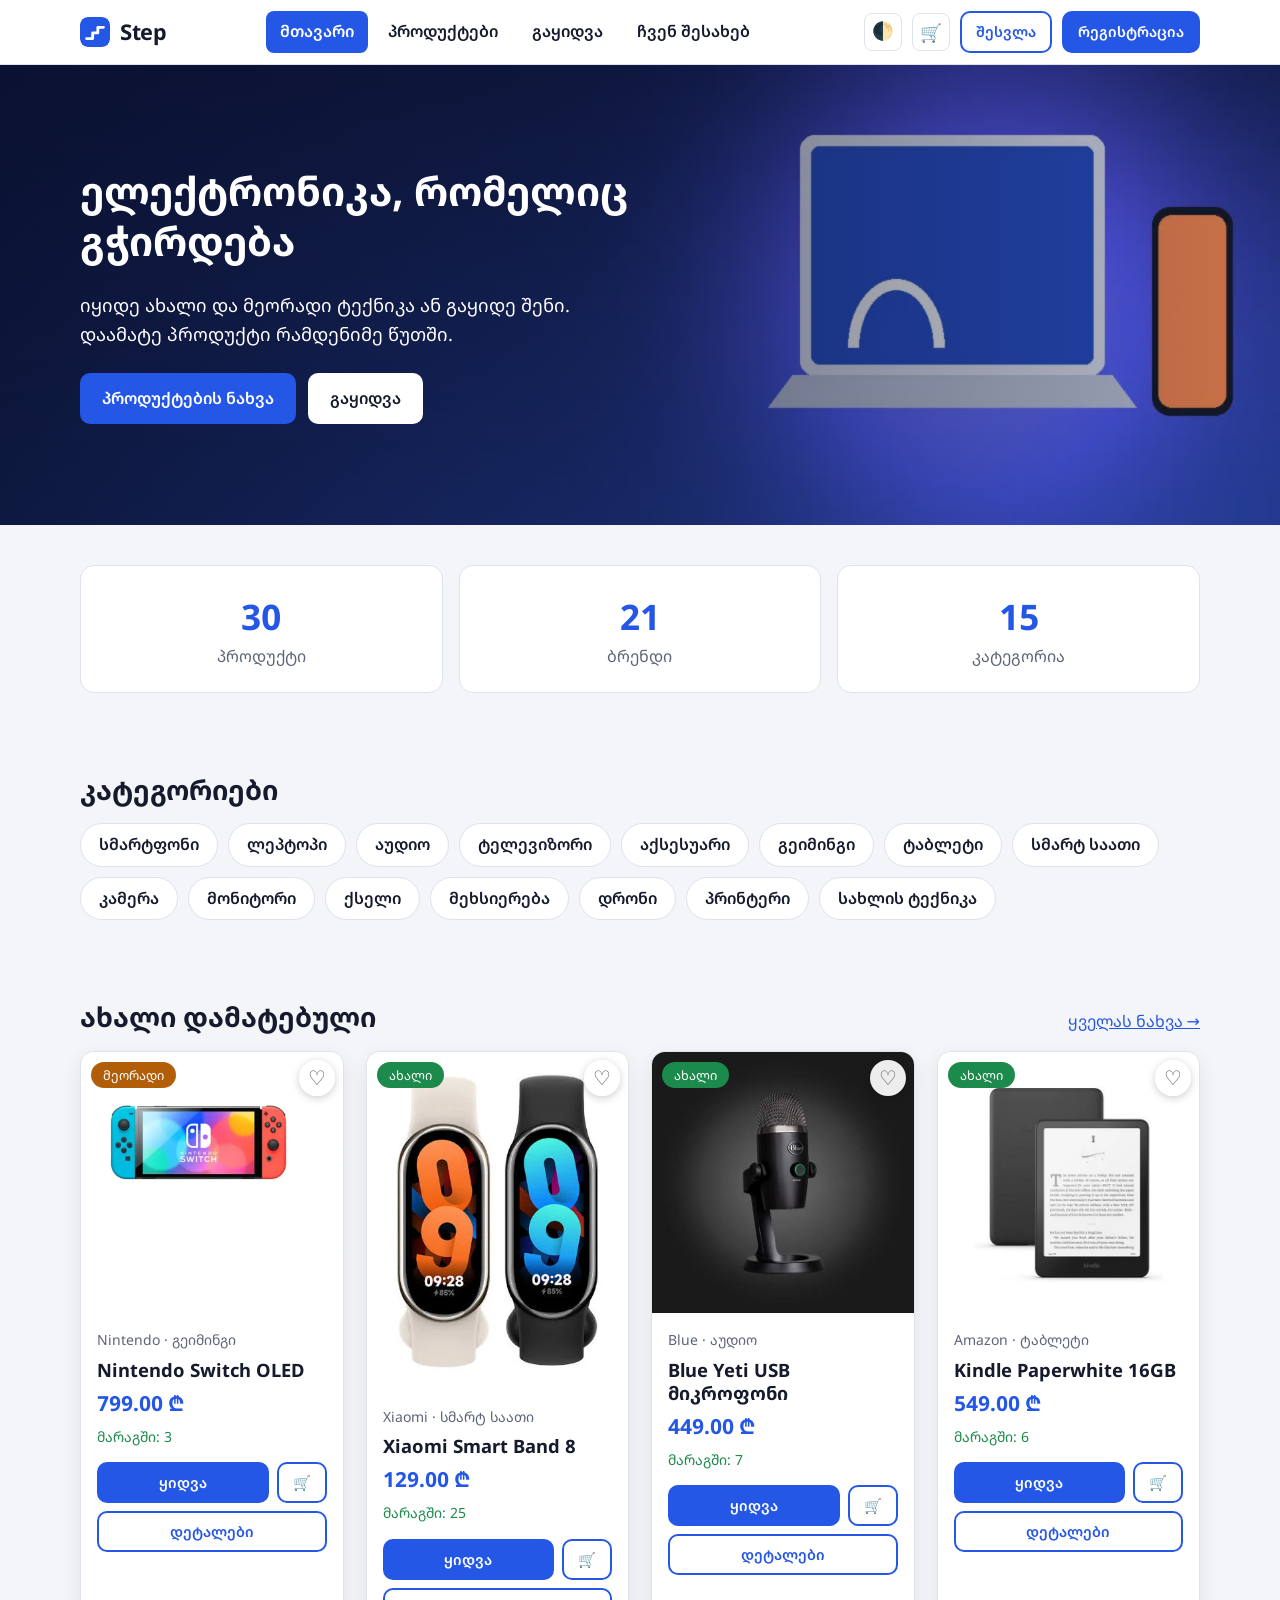
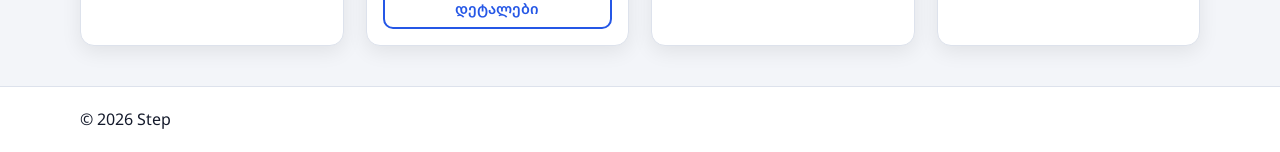
<file: step-shop/index.html>
<!DOCTYPE html>
<html lang="ka">
<head>
  <meta charset="UTF-8">
  <meta name="viewport" content="width=device-width, initial-scale=1">
  <title>Step | ელექტრონიკის მაღაზია</title>
  <meta name="description" content="სმარტფონები, ლეპტოპები, აუდიო და სხვა ელექტრონიკა ერთ ადგილას.">
  <link rel="icon" href="img/logo.svg" type="image/svg+xml">
  <meta name="theme-color" content="#2557e6">
  <link rel="preconnect" href="https://fonts.googleapis.com">
  <link rel="preconnect" href="https://fonts.gstatic.com" crossorigin>
  <link href="https://fonts.googleapis.com/css2?family=Noto+Sans+Georgian:wght@400;600;700&display=swap" rel="stylesheet">
  <link rel="stylesheet" href="css/style.css">
</head>
<body>
  <header id="app-header" class="site-header"></header>

  <main>
    <section class="hero">
      <img src="img/hero.webp" alt="" class="hero-img" width="1600" height="700" fetchpriority="high">
      <div class="container hero-content">
        <h1>ელექტრონიკა, რომელიც გჭირდება</h1>
        <p>იყიდე ახალი და მეორადი ტექნიკა ან გაყიდე შენი. დაამატე პროდუქტი რამდენიმე წუთში.</p>
        <div class="row gap wrap">
          <a href="products.html" class="btn">პროდუქტების ნახვა</a>
          <a href="sell.html" class="btn btn-light">გაყიდვა</a>
        </div>
      </div>
    </section>

    <section class="section container">
      <div class="stats">
        <div class="stat"><strong id="stat-products">0</strong><span>პროდუქტი</span></div>
        <div class="stat"><strong id="stat-brands">0</strong><span>ბრენდი</span></div>
        <div class="stat"><strong id="stat-categories">0</strong><span>კატეგორია</span></div>
      </div>
    </section>

    <section class="section container">
      <h2>კატეგორიები</h2>
      <div id="category-chips" class="chips"><span class="muted">იტვირთება...</span></div>
    </section>

    <section class="section container">
      <div class="section-head">
        <h2>ახალი დამატებული</h2>
        <a href="products.html">ყველას ნახვა →</a>
      </div>
      <div id="featured" class="cards">
        <div class="card skeleton"></div>
        <div class="card skeleton"></div>
        <div class="card skeleton"></div>
        <div class="card skeleton"></div>
      </div>
    </section>
  </main>

  <footer id="app-footer" class="site-footer"></footer>
  <script type="module" src="js/index.js"></script>
</body>
</html>
</file>
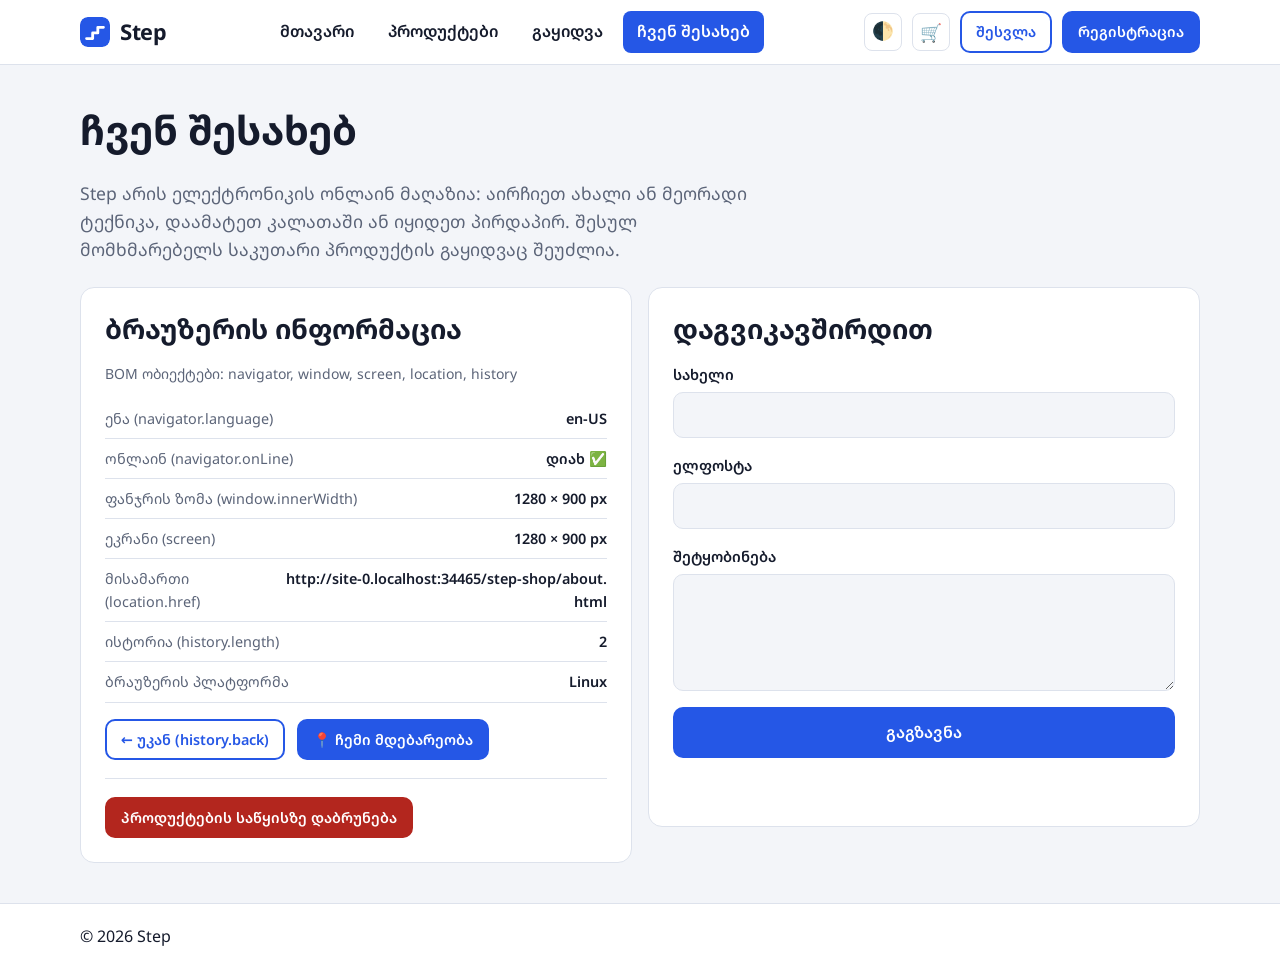
<file: step-shop/about.html>
<!DOCTYPE html>
<html lang="ka">
<head>
  <meta charset="UTF-8">
  <meta name="viewport" content="width=device-width, initial-scale=1">
  <title>ჩვენ შესახებ | Step</title>
  <meta name="description" content="მაღაზიის შესახებ, ბრაუზერის ინფორმაცია და საკონტაქტო ფორმა.">
  <link rel="icon" href="img/logo.svg" type="image/svg+xml">
  <meta name="theme-color" content="#2557e6">
  <link rel="preconnect" href="https://fonts.googleapis.com">
  <link rel="preconnect" href="https://fonts.gstatic.com" crossorigin>
  <link href="https://fonts.googleapis.com/css2?family=Noto+Sans+Georgian:wght@400;600;700&display=swap" rel="stylesheet">
  <link rel="stylesheet" href="css/style.css">
</head>
<body>
  <header id="app-header" class="site-header"></header>

  <main class="container section">
    <h1>ჩვენ შესახებ</h1>
    <p class="lead">Step არის ელექტრონიკის ონლაინ მაღაზია: აირჩიეთ ახალი ან მეორადი ტექნიკა, დაამატეთ კალათაში ან იყიდეთ პირდაპირ. შესულ მომხმარებელს საკუთარი პროდუქტის გაყიდვაც შეუძლია.</p>

    <div class="grid-2 top">
      <section class="panel">
        <h2>ბრაუზერის ინფორმაცია</h2>
        <p class="muted small">BOM ობიექტები: navigator, window, screen, location, history</p>
        <dl id="bom-info" class="info"></dl>
        <div class="row gap wrap">
          <button id="btn-back" class="btn btn-small btn-outline">← უკან (history.back)</button>
          <button id="btn-geo" class="btn btn-small">📍 ჩემი მდებარეობა</button>
        </div>
        <p id="geo-out" class="small" aria-live="polite"></p>
        <hr>
        <button id="btn-reset" class="btn btn-small btn-danger">პროდუქტების საწყისზე დაბრუნება</button>
      </section>

      <section class="panel">
        <h2>დაგვიკავშირდით</h2>
        <form id="contact-form" class="form" novalidate>
          <label class="field">სახელი
            <input name="name" type="text" required>
          </label>
          <label class="field">ელფოსტა
            <input name="email" type="email" required>
          </label>
          <label class="field">შეტყობინება
            <textarea name="message" rows="4" required></textarea>
          </label>
          <button type="submit" class="btn">გაგზავნა</button>
          <p id="contact-result" class="small" aria-live="polite"></p>
        </form>
      </section>
    </div>
  </main>

  <footer id="app-footer" class="site-footer"></footer>
  <script type="module" src="js/about.js"></script>
</body>
</html>
</file>
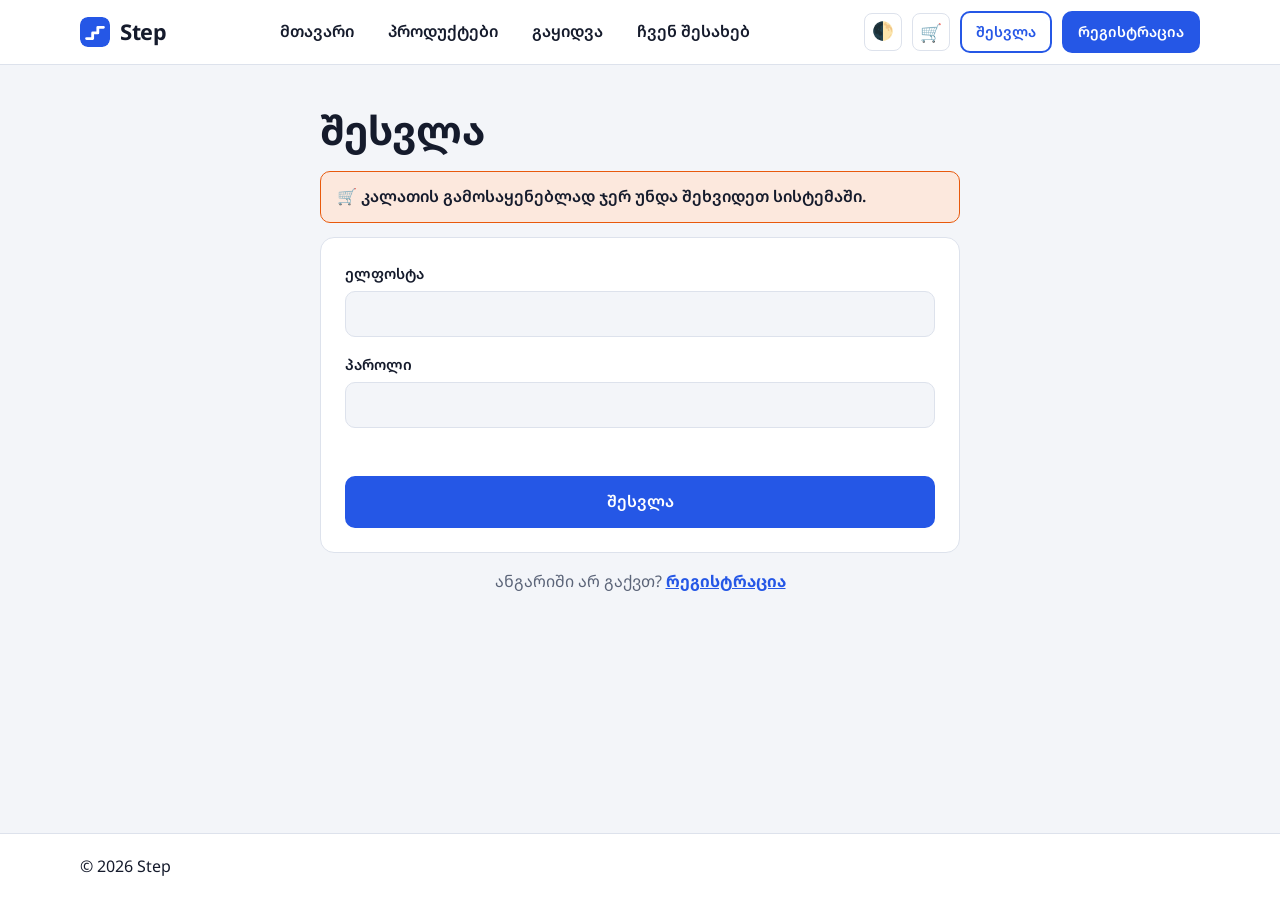
<file: step-shop/cart.html>
<!DOCTYPE html>
<html lang="ka">
<head>
  <meta charset="UTF-8">
  <meta name="viewport" content="width=device-width, initial-scale=1">
  <title>კალათა | Step</title>
  <meta name="description" content="თქვენი კალათა.">
  <meta name="robots" content="noindex">
  <link rel="icon" href="img/logo.svg" type="image/svg+xml">
  <meta name="theme-color" content="#2557e6">
  <link rel="preconnect" href="https://fonts.googleapis.com">
  <link rel="preconnect" href="https://fonts.gstatic.com" crossorigin>
  <link href="https://fonts.googleapis.com/css2?family=Noto+Sans+Georgian:wght@400;600;700&display=swap" rel="stylesheet">
  <link rel="stylesheet" href="css/style.css">
</head>
<body>
  <header id="app-header" class="site-header"></header>

  <main class="container section">
    <h1>🛒 კალათა</h1>
    <div id="cart-root"><div class="card skeleton"></div></div>
  </main>

  <footer id="app-footer" class="site-footer"></footer>
  <script type="module" src="js/cart-page.js"></script>
</body>
</html>
</file>
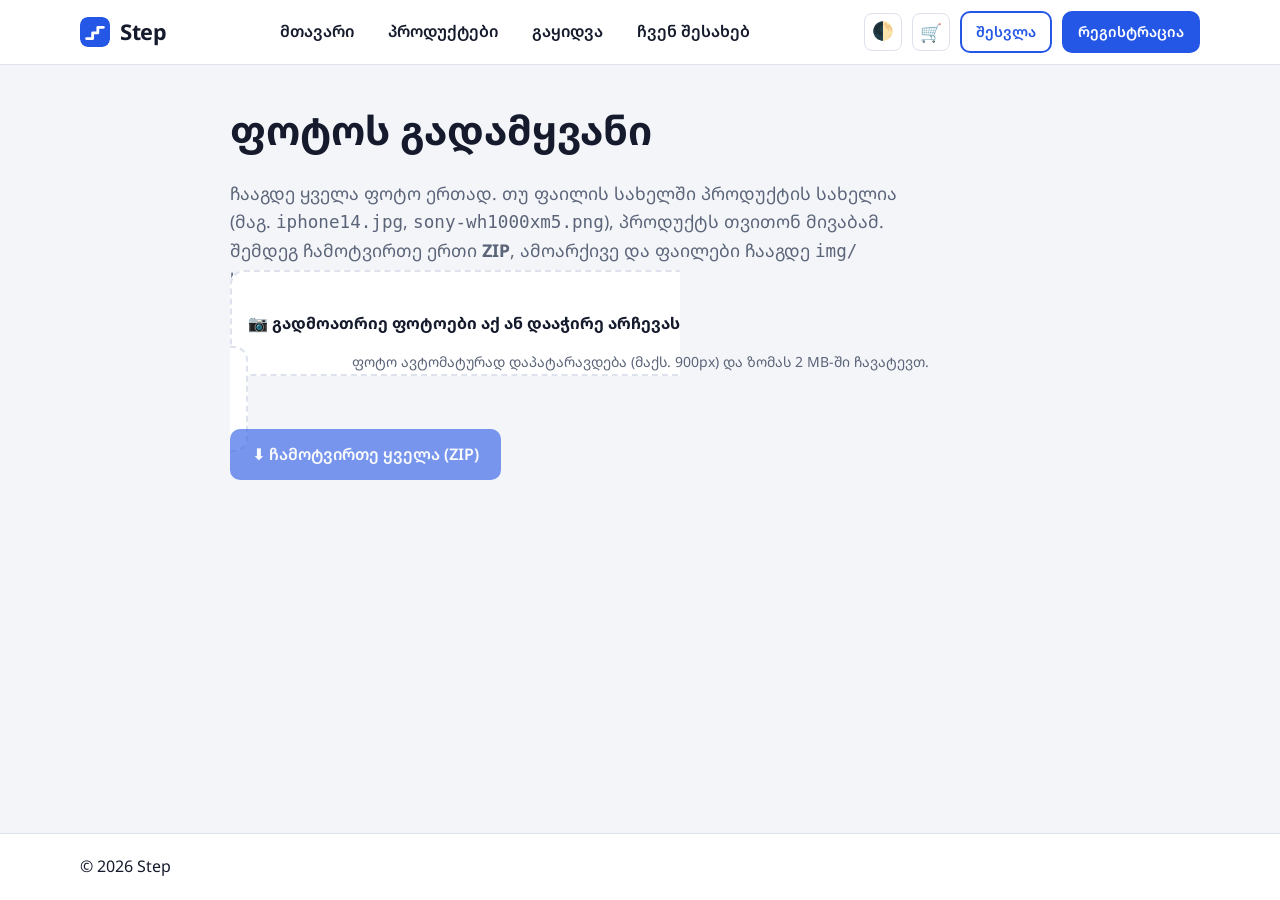
<file: step-shop/converter.html>
<!DOCTYPE html>
<html lang="ka">
<head>
  <meta charset="UTF-8">
  <meta name="viewport" content="width=device-width, initial-scale=1">
  <title>ფოტოს გადამყვანი | Step</title>
  <meta name="robots" content="noindex">
  <link rel="icon" href="img/logo.svg" type="image/svg+xml">
  <link href="https://fonts.googleapis.com/css2?family=Noto+Sans+Georgian:wght@400;600;700&display=swap" rel="stylesheet">
  <link rel="stylesheet" href="css/style.css">
  <style>
    .drop { border: 2px dashed var(--border); border-radius: var(--radius); padding: 40px 16px; text-align: center; background: var(--surface); cursor: pointer; }
    .drop.over { border-color: var(--primary); background: color-mix(in srgb, var(--primary) 8%, var(--surface)); }
    .items { display: grid; gap: 14px; margin-top: 20px; }
    .conv { display: grid; grid-template-columns: 120px 1fr auto; gap: 14px; align-items: center; background: var(--surface); border: 1px solid var(--border); border-radius: var(--radius); padding: 12px; }
    .conv img { width: 120px; height: 90px; object-fit: cover; border-radius: 8px; }
    .conv .meta { display: grid; gap: 8px; }
    .ok { color: #1b8a4b; } .bad { color: var(--danger); }
    @media (max-width: 560px) { .conv { grid-template-columns: 90px 1fr; } .conv .btn { grid-column: 1 / -1; } .conv img { width: 90px; height: 68px; } }
  </style>
</head>
<body>
  <header id="app-header" class="site-header"></header>
  <main class="container section narrow" style="width:min(820px,92%)">
    <h1>ფოტოს გადამყვანი</h1>
    <p class="lead">ჩააგდე ყველა ფოტო ერთად. თუ ფაილის სახელში პროდუქტის სახელია (მაგ. <code>iphone14.jpg</code>, <code>sony-wh1000xm5.png</code>), პროდუქტს თვითონ მივაბამ. შემდეგ ჩამოტვირთე ერთი <strong>ZIP</strong>, ამოარქივე და ფაილები ჩააგდე <code>img/</code> საქაღალდეში.</p>

    <label class="drop" id="drop">
      <input id="file" type="file" accept="image/*" multiple hidden>
      <strong>📷 გადმოათრიე ფოტოები აქ ან დააჭირე არჩევას</strong>
      <p class="muted small">ფოტო ავტომატურად დაპატარავდება (მაქს. 900px) და ზომას 2 MB-ში ჩავატევთ.</p>
    </label>

    <div class="row gap wrap" style="margin-top:16px">
      <button id="zip-btn" class="btn" disabled>⬇ ჩამოტვირთე ყველა (ZIP)</button>
      <span id="zip-info" class="muted small"></span>
    </div>

    <div id="items" class="items"></div>
  </main>
  <footer id="app-footer" class="site-footer"></footer>

  <script type="module">
    import { renderLayout, h } from './js/ui.js';
    renderLayout('');

    // რომელ ფაილს რომელი პროდუქტი შეესაბამება (data/products.json)
    // მესამე ელემენტი: საკვანძო სიტყვები ფაილის სახელში ავტომატური დაწყვილებისთვის
    const TARGETS = [
      ['p-phone1', 'Samsung Galaxy S24', ['s24', 'galaxy-s', 'galaxys']],
      ['p-phone2', 'iPhone 14', ['iphone']],
      ['p-phone3', 'Xiaomi Redmi Note 13', ['redmi', 'xiaomi']],
      ['p-laptop1', 'Lenovo IdeaPad 3', ['lenovo', 'ideapad']],
      ['p-laptop2', 'HP Pavilion 14', ['pavilion', 'hp']],
      ['p-headphones', 'Sony WH-1000XM5', ['wh1000', 'wh-1000', 'xm5', 'headphone']],
      ['p-speaker', 'JBL Flip 6', ['jbl', 'flip']],
      ['p-tv', 'LG 55" 4K Smart TV', ['tv', 'lg']],
      ['p-mouse', 'Logitech MX Master 3S', ['mouse', 'mx-master', 'mxmaster', 'logitech']],
      ['p-console', 'PlayStation 5 Slim', ['ps5', 'playstation', 'console']],
      ['p-tablet', 'iPad 10th Gen 64GB', ['ipad', 'tablet']],
      ['p-watch', 'Samsung Galaxy Watch6 44mm', ['watch']],
      ['p-camera', 'Canon EOS R50 Kit', ['canon', 'camera', 'eos']],
      ['p-monitor', 'Dell 27" QHD მონიტორი', ['dell', 'monitor']],
      ['p-keyboard', 'Keychron K2 უსადენო კლავიატურა', ['keychron', 'keyboard']],
      ['p-router', 'TP-Link Archer AX55 Wi-Fi 6', ['router', 'tplink', 'tp-link', 'archer']],
      ['p-powerbank', 'Anker Power Bank 20000mAh', ['anker', 'powerbank', 'power-bank']],
      ['p-earbuds', 'AirPods Pro 2', ['airpods', 'earbuds']],
      ['p-laptop3', 'ASUS ROG Strix G16', ['asus', 'rog', 'strix']],
      ['p-controller', 'Xbox Wireless Controller', ['xbox', 'controller']],
      ['p-ssd', 'Samsung T7 Portable SSD 1TB', ['ssd', 't7', 'samsung-t7']],
      ['p-webcam', 'Logitech C920 HD Pro Webcam', ['webcam', 'c920']],
      ['p-gheadset', 'HyperX Cloud II Gaming Headset', ['hyperx', 'cloud', 'gaming-headset', 'gheadset']],
      ['p-drone', 'DJI Mini 4 Pro', ['dji', 'drone', 'mini-4']],
      ['p-printer', 'Canon PIXMA G3430 პრინტერი', ['printer', 'pixma']],
      ['p-vacuum', 'Xiaomi Robot Vacuum S10', ['vacuum', 'robot', 's10']],
      ['p-ereader', 'Kindle Paperwhite 16GB', ['kindle', 'ereader', 'e-reader', 'paperwhite']],
      ['p-mic', 'Blue Yeti USB მიკროფონი', ['yeti', 'microphone', 'mic']],
      ['p-band', 'Xiaomi Smart Band 8', ['band', 'mi-band', 'smart-band']],
      ['p-switch', 'Nintendo Switch OLED', ['switch', 'nintendo']],
      ['hero', 'მთავარი გვერდის ბანერი (1600px)', ['hero', 'banner']],
    ];

    // ფაილის სახელით პროდუქტის გამოცნობა (თუ ვერ გამოიცნო, პირველს ვანიჭებთ)
    function guessTarget(filename) {
      const name = filename.toLowerCase().replace(/\.[^.]+$/, '').replace(/[\s_]+/g, '-');
      const exact = TARGETS.find(([id]) => name === id || name === id.replace(/^p-/, ''));
      if (exact) return exact[0];
      const hit = TARGETS.find(([, , keys]) => keys.some((k) => name.includes(k)));
      return hit ? hit[0] : TARGETS[0][0];
    }

    const MAX_BYTES = 2 * 1024 * 1024;
    const drop = document.getElementById('drop');
    const input = document.getElementById('file');
    const items = document.getElementById('items');

    ['dragover', 'dragenter'].forEach((e) => drop.addEventListener(e, (ev) => { ev.preventDefault(); drop.classList.add('over'); }));
    ['dragleave', 'drop'].forEach((e) => drop.addEventListener(e, () => drop.classList.remove('over')));
    drop.addEventListener('drop', (ev) => { ev.preventDefault(); handle(ev.dataTransfer.files); });
    input.addEventListener('change', () => handle(input.files));

    const entries = []; // { file, select, status, blob }
    const zipBtn = document.getElementById('zip-btn');
    const zipInfo = document.getElementById('zip-info');

    function handle(files) {
      [...files].filter((f) => f.type.startsWith('image/')).forEach(addItem);
    }

    async function toWebp(file, maxWidth) {
      const bitmap = await createImageBitmap(file);
      const scale = Math.min(1, maxWidth / bitmap.width);
      const canvas = document.createElement('canvas');
      canvas.width = Math.round(bitmap.width * scale);
      canvas.height = Math.round(bitmap.height * scale);
      canvas.getContext('2d').drawImage(bitmap, 0, 0, canvas.width, canvas.height);
      for (const q of [0.85, 0.75, 0.65, 0.5]) {
        const blob = await new Promise((res) => canvas.toBlob(res, 'image/webp', q));
        if (blob && blob.size <= MAX_BYTES) return blob;
      }
      throw new Error('2 MB-ში ვერ ჩაეტია');
    }

    function download(blob, name) {
      const a = document.createElement('a');
      a.href = URL.createObjectURL(blob);
      a.download = name;
      a.click();
      setTimeout(() => URL.revokeObjectURL(a.href), 1000);
    }

    // ---------- ZIP (შეუკუმშავი, ბიბლიოთეკის გარეშე) ----------
    const CRC_TABLE = Array.from({ length: 256 }, (_, n) => {
      let c = n;
      for (let k = 0; k < 8; k++) c = c & 1 ? 0xedb88320 ^ (c >>> 1) : c >>> 1;
      return c >>> 0;
    });
    function crc32(bytes) {
      let crc = 0xffffffff;
      for (const b of bytes) crc = CRC_TABLE[(crc ^ b) & 0xff] ^ (crc >>> 8);
      return (crc ^ 0xffffffff) >>> 0;
    }
    async function makeZip(files) { // files: [{ name, blob }]
      const enc = new TextEncoder();
      const parts = [];
      const central = [];
      let offset = 0;
      for (const { name, blob } of files) {
        const data = new Uint8Array(await blob.arrayBuffer());
        const nameBytes = enc.encode(name);
        const crc = crc32(data);
        const local = new DataView(new ArrayBuffer(30));
        local.setUint32(0, 0x04034b50, true);
        local.setUint16(4, 20, true);
        local.setUint16(6, 0x0800, true); // UTF-8 სახელები
        local.setUint32(14, crc, true);
        local.setUint32(18, data.length, true);
        local.setUint32(22, data.length, true);
        local.setUint16(26, nameBytes.length, true);
        parts.push(local.buffer, nameBytes, data);

        const cd = new DataView(new ArrayBuffer(46));
        cd.setUint32(0, 0x02014b50, true);
        cd.setUint16(4, 20, true);
        cd.setUint16(6, 20, true);
        cd.setUint16(8, 0x0800, true);
        cd.setUint32(16, crc, true);
        cd.setUint32(20, data.length, true);
        cd.setUint32(24, data.length, true);
        cd.setUint16(28, nameBytes.length, true);
        cd.setUint32(42, offset, true);
        central.push(cd.buffer, nameBytes);
        offset += 30 + nameBytes.length + data.length;
      }
      const cdSize = central.reduce((s, p) => s + (p.byteLength ?? p.length), 0);
      const end = new DataView(new ArrayBuffer(22));
      end.setUint32(0, 0x06054b50, true);
      end.setUint16(8, files.length, true);
      end.setUint16(10, files.length, true);
      end.setUint32(12, cdSize, true);
      end.setUint32(16, offset, true);
      return new Blob([...parts, ...central, end.buffer], { type: 'application/zip' });
    }

    function updateZipButton() {
      const ready = entries.filter((e) => e.blob);
      zipBtn.disabled = ready.length === 0;
      // ერთ პროდუქტზე რამდენიმე ფოტო თუ აირჩია, ბოლო გადაფარავს
      const names = ready.map((e) => e.select.value);
      const dup = names.length - new Set(names).size;
      zipInfo.textContent = ready.length
        ? `${ready.length} ფაილი მზადაა${dup ? ` (⚠️ ${dup} პროდუქტს რამდენიმე ფოტო აქვს, ბოლო ჩაიწერება)` : ''}`
        : '';
    }

    zipBtn.addEventListener('click', async () => {
      const byName = new Map();
      for (const e of entries) if (e.blob) byName.set(`${e.select.value}.webp`, e.blob);
      const files = [...byName].map(([name, blob]) => ({ name, blob }));
      download(await makeZip(files), 'step-images.zip');
    });

    async function addItem(file) {
      const preview = h('img', { src: URL.createObjectURL(file), alt: '' });
      const select = h('select', {}, TARGETS.map(([id, label]) => h('option', { value: id }, `${label} (${id}.webp)`)));
      select.value = guessTarget(file.name);
      const status = h('span', { class: 'small muted' }, 'მუშავდება...');
      const btn = h('button', { class: 'btn btn-small btn-outline', disabled: '' }, '⬇ ერთი ფაილი');
      const entry = { file, select, status, blob: null };
      entries.push(entry);

      btn.addEventListener('click', () => download(entry.blob, `${select.value}.webp`));

      const run = async () => {
        status.className = 'small muted';
        status.textContent = 'მუშავდება...';
        try {
          entry.blob = await toWebp(file, select.value === 'hero' ? 1600 : 900);
          status.className = 'small ok';
          status.textContent = `✅ მზადაა: ${(entry.blob.size / 1024).toFixed(0)} KB`;
          btn.disabled = false;
        } catch (err) {
          entry.blob = null;
          status.className = 'small bad';
          status.textContent = `❌ ${err.message}`;
          btn.disabled = true;
        }
        updateZipButton();
      };
      select.addEventListener('change', run);

      items.append(h('div', { class: 'conv' }, preview, h('div', { class: 'meta' }, h('strong', {}, file.name), select, status), btn));
      run();
    }
  </script>
</body>
</html>
</file>
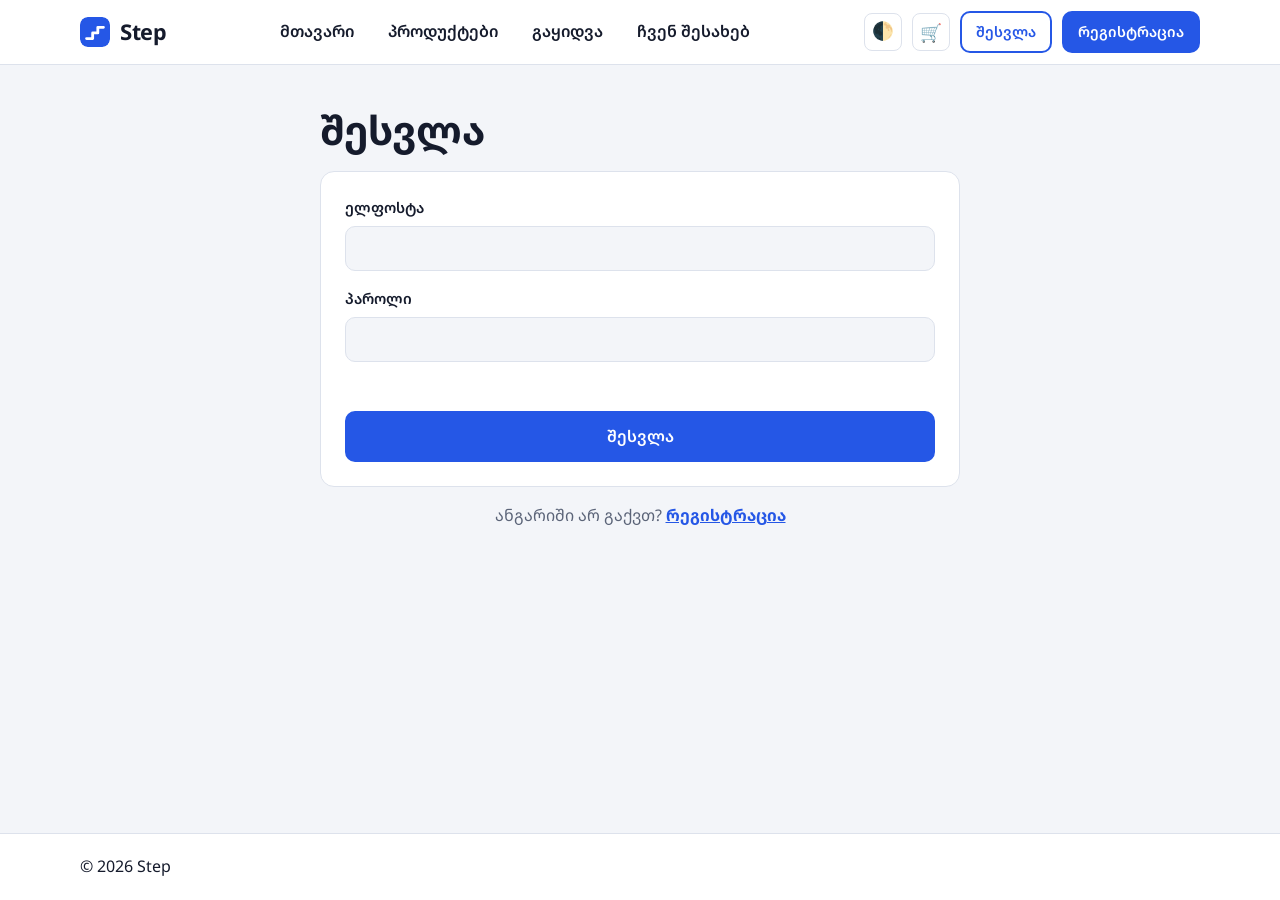
<file: step-shop/login.html>
<!DOCTYPE html>
<html lang="ka">
<head>
  <meta charset="UTF-8">
  <meta name="viewport" content="width=device-width, initial-scale=1">
  <title>შესვლა | Step</title>
  <meta name="robots" content="noindex">
  <link rel="icon" href="img/logo.svg" type="image/svg+xml">
  <meta name="theme-color" content="#2557e6">
  <link rel="preconnect" href="https://fonts.googleapis.com">
  <link rel="preconnect" href="https://fonts.gstatic.com" crossorigin>
  <link href="https://fonts.googleapis.com/css2?family=Noto+Sans+Georgian:wght@400;600;700&display=swap" rel="stylesheet">
  <link rel="stylesheet" href="css/style.css">
</head>
<body>
  <header id="app-header" class="site-header"></header>

  <main class="container section narrow">
    <div class="auth-box">
      <h1>შესვლა</h1>
      <p id="login-note" class="notice" hidden></p>

      <form id="login-form" class="form" novalidate>
        <label class="field">ელფოსტა
          <input name="email" type="email" autocomplete="email" required>
        </label>
        <label class="field">პაროლი
          <input name="password" type="password" autocomplete="current-password" required>
        </label>
        <p class="form-error" role="alert"></p>
        <button type="submit" class="btn">შესვლა</button>
      </form>

      <p class="auth-switch">ანგარიში არ გაქვთ? <a id="to-register" href="register.html">რეგისტრაცია</a></p>
    </div>
  </main>

  <footer id="app-footer" class="site-footer"></footer>
  <script type="module" src="js/login.js"></script>
</body>
</html>
</file>
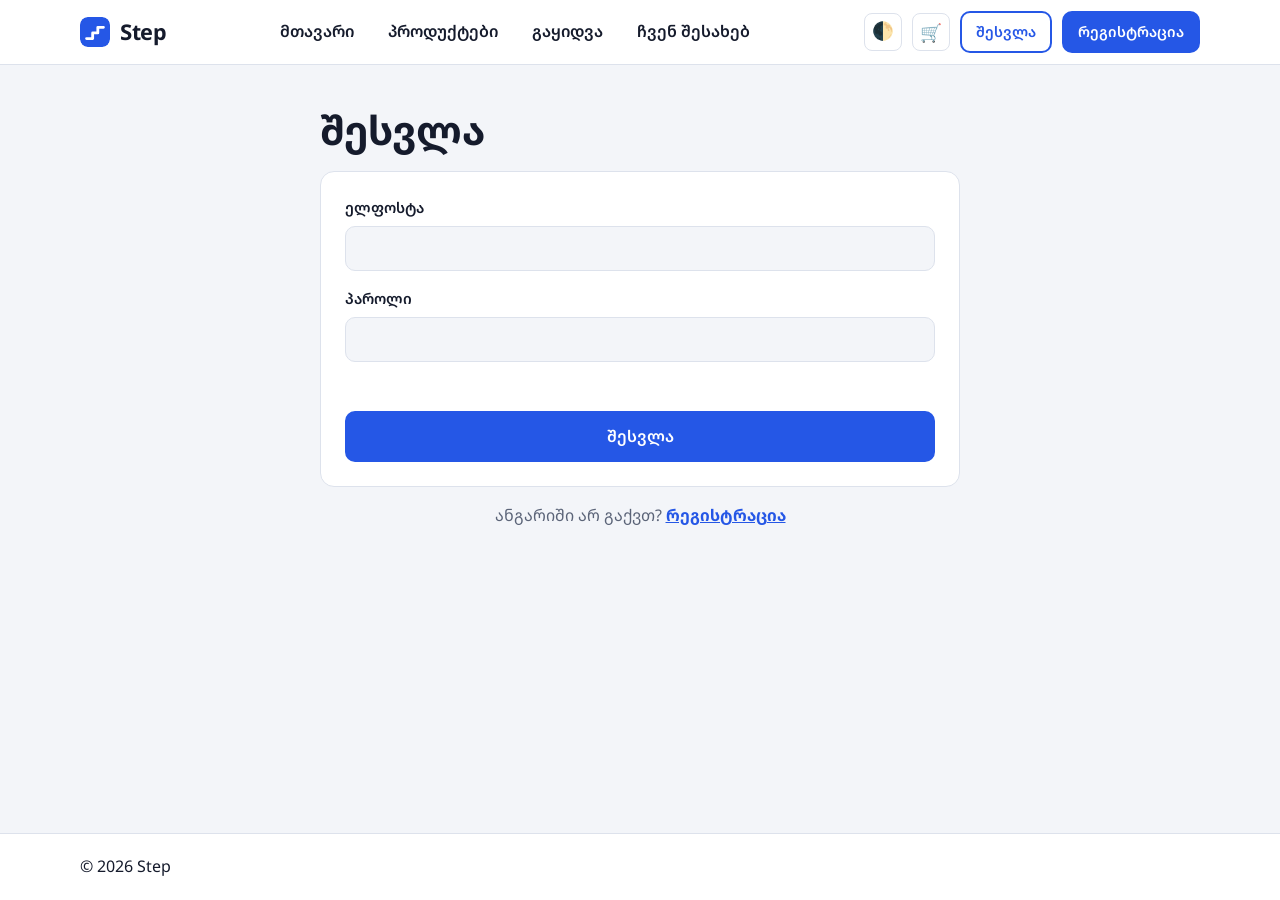
<file: step-shop/orders.html>
<!DOCTYPE html>
<html lang="ka">
<head>
  <meta charset="UTF-8">
  <meta name="viewport" content="width=device-width, initial-scale=1">
  <title>ჩემი შეკვეთები | Step</title>
  <meta name="description" content="თქვენი შეკვეთების ისტორია.">
  <meta name="robots" content="noindex">
  <link rel="icon" href="img/logo.svg" type="image/svg+xml">
  <meta name="theme-color" content="#2557e6">
  <link rel="preconnect" href="https://fonts.googleapis.com">
  <link rel="preconnect" href="https://fonts.gstatic.com" crossorigin>
  <link href="https://fonts.googleapis.com/css2?family=Noto+Sans+Georgian:wght@400;600;700&display=swap" rel="stylesheet">
  <link rel="stylesheet" href="css/style.css">
</head>
<body>
  <header id="app-header" class="site-header"></header>

  <main class="container section">
    <h1>📦 ჩემი შეკვეთები</h1>
    <div id="orders-root"><div class="card skeleton"></div></div>
  </main>

  <footer id="app-footer" class="site-footer"></footer>
  <script type="module" src="js/orders.js"></script>
</body>
</html>
</file>
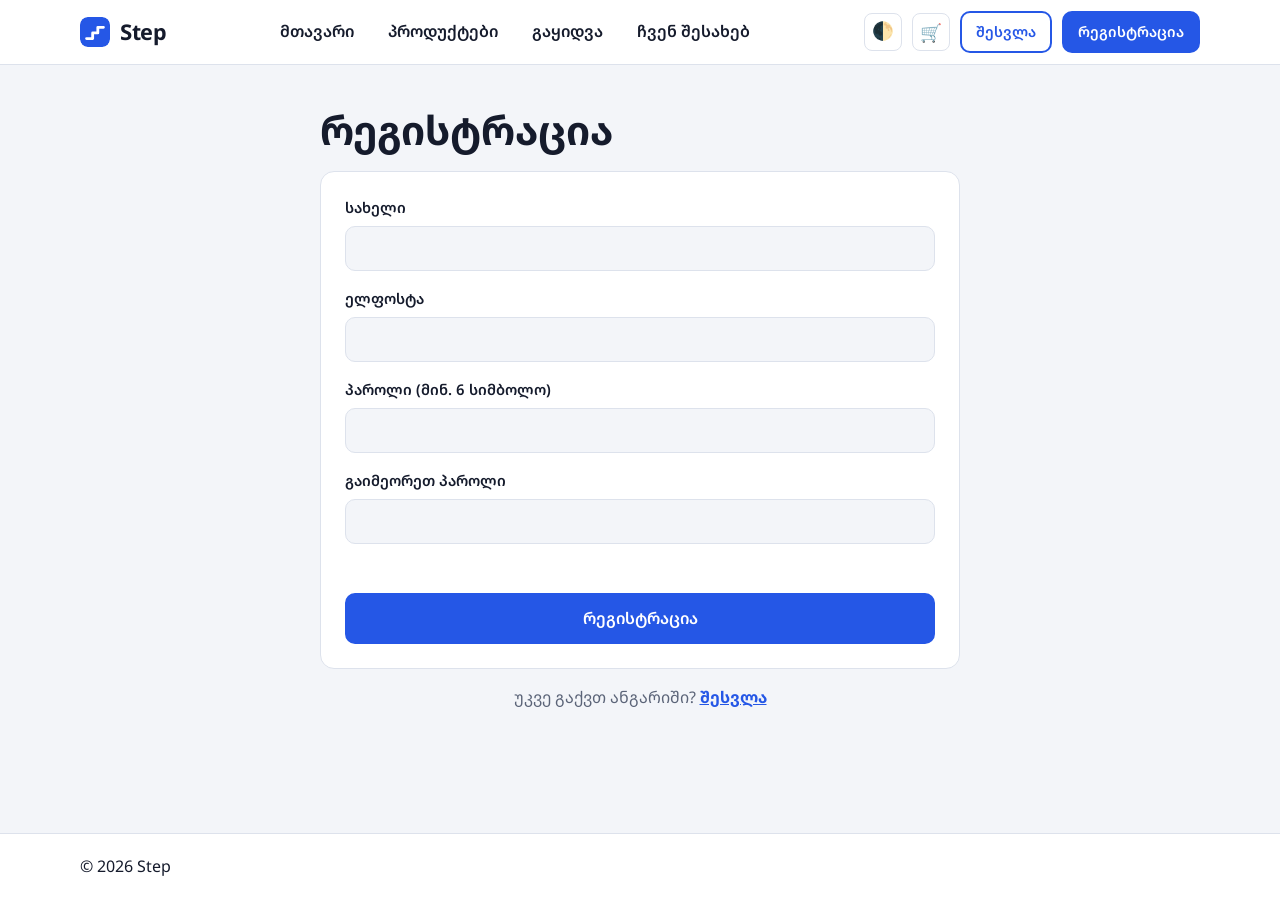
<file: step-shop/register.html>
<!DOCTYPE html>
<html lang="ka">
<head>
  <meta charset="UTF-8">
  <meta name="viewport" content="width=device-width, initial-scale=1">
  <title>რეგისტრაცია | Step</title>
  <meta name="robots" content="noindex">
  <link rel="icon" href="img/logo.svg" type="image/svg+xml">
  <meta name="theme-color" content="#2557e6">
  <link rel="preconnect" href="https://fonts.googleapis.com">
  <link rel="preconnect" href="https://fonts.gstatic.com" crossorigin>
  <link href="https://fonts.googleapis.com/css2?family=Noto+Sans+Georgian:wght@400;600;700&display=swap" rel="stylesheet">
  <link rel="stylesheet" href="css/style.css">
</head>
<body>
  <header id="app-header" class="site-header"></header>

  <main class="container section narrow">
    <div class="auth-box">
      <h1>რეგისტრაცია</h1>
      <p id="login-note" class="notice" hidden></p>

      <form id="register-form" class="form" novalidate>
        <label class="field">სახელი
          <input name="name" type="text" autocomplete="name" required>
        </label>
        <label class="field">ელფოსტა
          <input name="email" type="email" autocomplete="email" required>
        </label>
        <label class="field">პაროლი (მინ. 6 სიმბოლო)
          <input name="password" type="password" autocomplete="new-password" required>
        </label>
        <label class="field">გაიმეორეთ პაროლი
          <input name="confirm" type="password" autocomplete="new-password" required>
        </label>
        <p class="form-error" role="alert"></p>
        <button type="submit" class="btn">რეგისტრაცია</button>
      </form>

      <p class="auth-switch">უკვე გაქვთ ანგარიში? <a id="to-login" href="login.html">შესვლა</a></p>
    </div>
  </main>

  <footer id="app-footer" class="site-footer"></footer>
  <script type="module" src="js/register.js"></script>
</body>
</html>
</file>
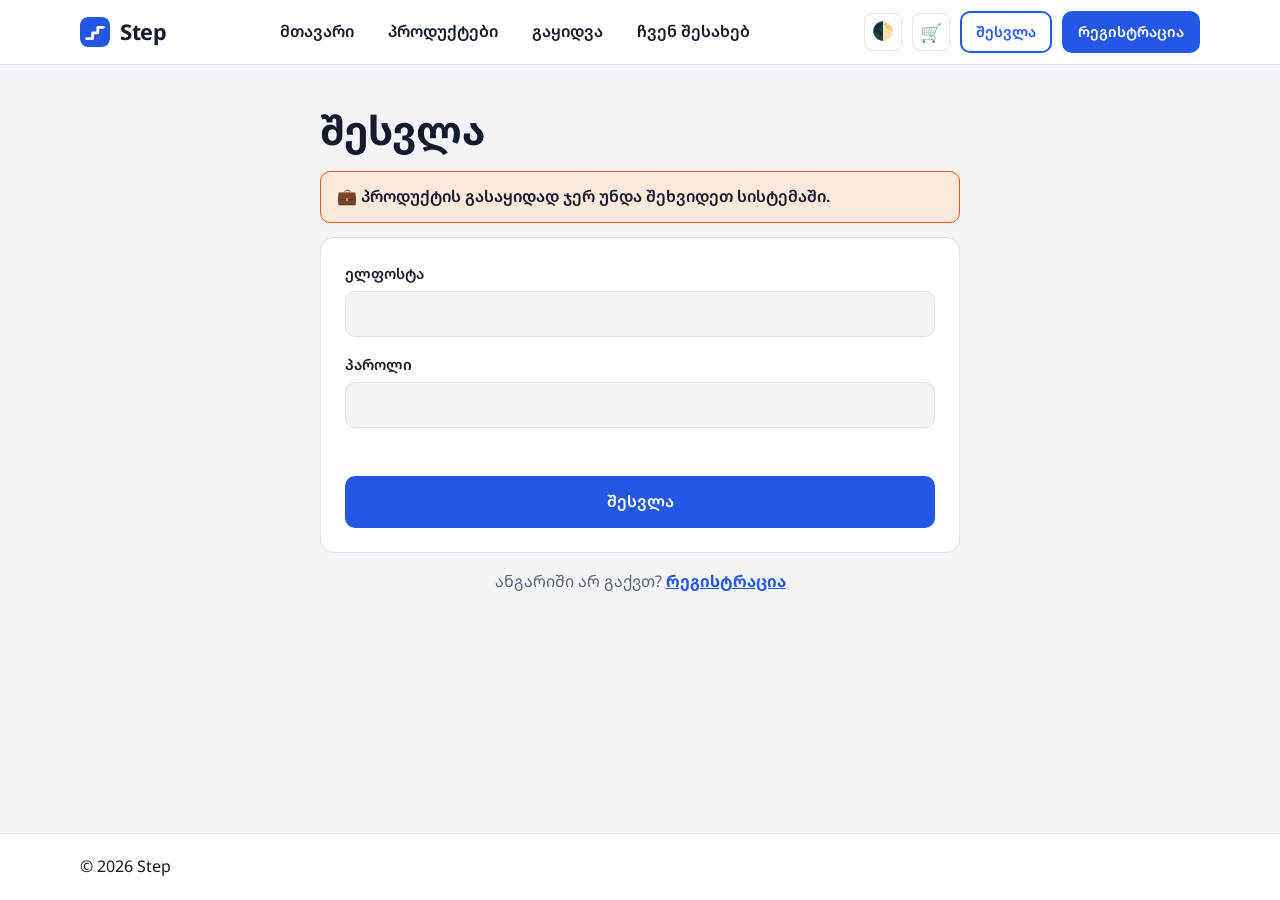
<file: step-shop/sell.html>
<!DOCTYPE html>
<html lang="ka">
<head>
  <meta charset="UTF-8">
  <meta name="viewport" content="width=device-width, initial-scale=1">
  <title>გაყიდვა | Step</title>
  <meta name="description" content="დაამატე შენი პროდუქტი გასაყიდად.">
  <meta name="robots" content="noindex">
  <link rel="icon" href="img/logo.svg" type="image/svg+xml">
  <meta name="theme-color" content="#2557e6">
  <link rel="preconnect" href="https://fonts.googleapis.com">
  <link rel="preconnect" href="https://fonts.gstatic.com" crossorigin>
  <link href="https://fonts.googleapis.com/css2?family=Noto+Sans+Georgian:wght@400;600;700&display=swap" rel="stylesheet">
  <link rel="stylesheet" href="css/style.css">
</head>
<body>
  <header id="app-header" class="site-header"></header>

  <main class="container section">
    <div class="grid-2 top">
      <section>
        <h1 id="form-title">პროდუქტის დამატება</h1>
        <form id="product-form" class="form" novalidate>
          <label class="field">დასახელება
            <input name="name" type="text" maxlength="80" placeholder="მაგ: Samsung Galaxy A54">
            <small class="error" data-error="name"></small>
          </label>

          <div class="grid-2">
            <label class="field">ბრენდი
              <input name="brand" type="text" list="brands" maxlength="30" placeholder="მაგ: Samsung">
              <datalist id="brands"></datalist>
              <small class="error" data-error="brand"></small>
            </label>
            <label class="field">კატეგორია
              <select name="category">
                <option value="">აირჩიეთ...</option>
                <option>სმარტფონი</option>
                <option>ლეპტოპი</option>
                <option>აუდიო</option>
                <option>ტელევიზორი</option>
                <option>აქსესუარი</option>
                <option>გეიმინგი</option>
                <option>ტაბლეტი</option>
                <option>სმარტ საათი</option>
                <option>კამერა</option>
                <option>მონიტორი</option>
                <option>ქსელი</option>
                <option>მეხსიერება</option>
                <option>დრონი</option>
                <option>პრინტერი</option>
                <option>სახლის ტექნიკა</option>
              </select>
              <small class="error" data-error="category"></small>
            </label>
          </div>

          <div class="grid-3">
            <label class="field">მდგომარეობა
              <select name="condition">
                <option value="">აირჩიეთ...</option>
                <option>ახალი</option>
                <option>მეორადი</option>
              </select>
              <small class="error" data-error="condition"></small>
            </label>
            <label class="field">ფასი (₾)
              <input name="price" type="number" min="1" step="0.01" placeholder="0.00">
              <small class="error" data-error="price"></small>
            </label>
            <label class="field">მარაგი (ცალი)
              <input name="stock" type="number" min="0" step="1" value="1">
              <small class="error" data-error="stock"></small>
            </label>
          </div>

          <label class="field">აღწერა
            <textarea name="description" rows="4" maxlength="600" placeholder="მახასიათებლები, მდგომარეობა, გარანტია..."></textarea>
            <small class="error" data-error="description"></small>
          </label>

          <label class="field">სურათი (WEBP ან AVIF, მაქს. 2 MB)
            <input id="image" type="file" accept="image/webp,image/avif">
            <small class="error" data-error="image"></small>
          </label>
          <img id="preview" class="preview" alt="სურათის გადახედვა" hidden>

          <label class="field">ვიდეო (YouTube ან Vimeo ბმული, არასავალდებულო)
            <input name="video" type="url" placeholder="https://www.youtube.com/watch?v=...">
            <small class="error" data-error="video"></small>
          </label>

          <div class="row gap">
            <button type="submit" id="submit-btn" class="btn">დამატება</button>
            <a href="sell.html" class="btn btn-outline">გაუქმება</a>
          </div>
        </form>
      </section>

      <section>
        <h2>ჩემი პროდუქტები</h2>
        <div id="my-list" class="my-list"><p class="muted">იტვირთება...</p></div>
      </section>
    </div>
  </main>

  <footer id="app-footer" class="site-footer"></footer>
  <script type="module" src="js/sell.js"></script>
</body>
</html>
</file>
<file: step-shop/css/style.css>
:root {
  --bg: #f3f5f9;
  --surface: #ffffff;
  --text: #151b2c;
  --muted: #5b6478;
  --primary: #2557e6;
  --primary-d: #1b43b8;
  --on-primary: #ffffff;
  --accent: #e8590c;
  --danger: #b3261e;
  --border: #dde2ec;
  --radius: 14px;
  --shadow: 0 6px 20px rgba(0, 0, 0, 0.08);
}

[data-theme='dark'] {
  --bg: #0f1320;
  --surface: #181e30;
  --text: #eef1f8;
  --muted: #9aa5bd;
  --primary: #6b93ff;
  --primary-d: #5580f0;
  --on-primary: #0a1230;
  --accent: #ff9a5c;
  --danger: #ff6b61;
  --border: #2a3350;
  --shadow: 0 6px 20px rgba(0, 0, 0, 0.4);
}

*, *::before, *::after { box-sizing: border-box; }

html { scroll-behavior: smooth; }

body {
  margin: 0;
  font-family: 'Noto Sans Georgian', system-ui, -apple-system, 'Segoe UI', sans-serif;
  background: var(--bg);
  color: var(--text);
  line-height: 1.6;
  min-height: 100vh;
  display: flex;
  flex-direction: column;
}

main { flex: 1; }

img { max-width: 100%; display: block; }

a { color: var(--primary); }

h1, h2, h3 { line-height: 1.25; margin: 0 0 0.6em; }
h1 { font-size: clamp(1.7rem, 4vw, 2.5rem); }
h2 { font-size: clamp(1.3rem, 3vw, 1.7rem); }

.container { width: min(1120px, 92%); margin-inline: auto; }
.narrow { width: min(640px, 92%); }
.section { padding: 40px 0; }
.muted { color: var(--muted); }
.small { font-size: 0.875rem; }
.lead { font-size: 1.1rem; color: var(--muted); max-width: 70ch; }
.row { display: flex; align-items: center; }
.gap { gap: 12px; }
.wrap { flex-wrap: wrap; }

/* ---------- ღილაკები ---------- */
.btn {
  display: inline-flex;
  align-items: center;
  justify-content: center;
  gap: 6px;
  padding: 11px 20px;
  border-radius: 10px;
  border: 2px solid var(--primary);
  background: var(--primary);
  color: var(--on-primary);
  font: inherit;
  font-weight: 600;
  text-decoration: none;
  cursor: pointer;
  transition: transform 0.15s, background 0.15s;
}
.btn:hover { background: var(--primary-d); border-color: var(--primary-d); transform: translateY(-1px); }
.btn:disabled { opacity: 0.6; cursor: not-allowed; transform: none; }
.btn-small { padding: 7px 14px; font-size: 0.9rem; }
.btn-outline { background: transparent; color: var(--primary); }
.btn-outline:hover { background: var(--primary); color: var(--on-primary); }
.btn-light { background: #fff; color: #151b2c; border-color: #fff; }
.btn-light:hover { background: #e9e9e9; border-color: #e9e9e9; }
.btn-danger { background: var(--danger); border-color: var(--danger); color: #fff; }
.btn-danger:hover { background: var(--danger); border-color: var(--danger); filter: brightness(0.9); }

:focus-visible { outline: 3px solid var(--accent); outline-offset: 2px; }

/* ---------- Header ---------- */
.site-header {
  position: sticky;
  top: 0;
  z-index: 50;
  background: var(--surface);
  border-bottom: 1px solid var(--border);
}
.header-inner { display: flex; align-items: center; justify-content: space-between; gap: 16px; min-height: 64px; }
.brand { display: inline-flex; align-items: center; gap: 10px; font-weight: 700; font-size: 1.35rem; letter-spacing: -0.02em; color: var(--text); text-decoration: none; white-space: nowrap; }
.brand img { border-radius: 8px; }
.nav { display: flex; gap: 6px; }
.nav a { padding: 8px 14px; border-radius: 8px; color: var(--text); text-decoration: none; font-weight: 600; }
.nav a:hover { background: var(--bg); }
.nav a.active { background: var(--primary); color: var(--on-primary); }
.header-actions { display: flex; align-items: center; gap: 10px; }
.user-area { display: flex; align-items: center; gap: 10px; }
.user-name { font-size: 0.9rem; max-width: 140px; overflow: hidden; text-overflow: ellipsis; white-space: nowrap; }
.icon-btn, .burger {
  background: transparent; border: 1px solid var(--border); color: var(--text);
  border-radius: 8px; width: 38px; height: 38px; font-size: 1.1rem; cursor: pointer;
}
.burger { display: none; }

/* ---------- Hero ---------- */
.hero { position: relative; color: #fff; min-height: 460px; display: flex; align-items: center; overflow: hidden; }
.hero-img { position: absolute; inset: 0; width: 100%; height: 100%; object-fit: cover; }
.hero::after { content: ''; position: absolute; inset: 0; background: linear-gradient(90deg, rgba(8,14,40,0.8), rgba(8,14,40,0.2)); }
.hero-content { position: relative; z-index: 1; padding: 60px 0; max-width: 1120px; }
.hero-content > * { max-width: 560px; }
.hero-content p { font-size: 1.15rem; margin-bottom: 24px; }

/* ---------- სტატისტიკა / ჩიპები ---------- */
.stats { display: grid; grid-template-columns: repeat(3, 1fr); gap: 16px; }
.stat { background: var(--surface); border: 1px solid var(--border); border-radius: var(--radius); padding: 22px; text-align: center; }
.stat strong { display: block; font-size: 2.2rem; color: var(--primary); }
.stat span { color: var(--muted); }
.chips { display: flex; flex-wrap: wrap; gap: 10px; }
.chip { padding: 8px 18px; border-radius: 999px; background: var(--surface); border: 1px solid var(--border); color: var(--text); text-decoration: none; font-weight: 600; }
.chip:hover { background: var(--primary); color: var(--on-primary); border-color: var(--primary); }
.section-head { display: flex; justify-content: space-between; align-items: baseline; gap: 12px; flex-wrap: wrap; }

/* ---------- ბარათები ---------- */
.cards { display: grid; grid-template-columns: repeat(auto-fill, minmax(260px, 1fr)); gap: 22px; }
.card { background: var(--surface); border: 1px solid var(--border); border-radius: var(--radius); overflow: hidden; box-shadow: var(--shadow); display: flex; flex-direction: column; transition: transform 0.2s; }
.card:hover { transform: translateY(-4px); }
.card-img { position: relative; background: var(--border); }
.card-img { aspect-ratio: 4 / 3; }
.card-img img { width: 100%; height: 100%; object-fit: cover; }
.badge { position: absolute; top: 10px; left: 10px; background: rgba(0,0,0,0.65); color: #fff; padding: 3px 12px; border-radius: 999px; font-size: 0.8rem; }
.card-body { padding: 16px; display: flex; flex-direction: column; gap: 6px; flex: 1; align-items: flex-start; }
.card-body h3 { margin: 0; font-size: 1.15rem; }
.card-top { display: flex; justify-content: space-between; align-items: baseline; gap: 10px; width: 100%; }
.card-body p { margin: 0; }
.clamp { display: -webkit-box; -webkit-line-clamp: 3; line-clamp: 3; -webkit-box-orient: vertical; overflow: hidden; flex: 1; }
.card-body .btn { margin-top: 8px; }

.skeleton { min-height: 340px; background: linear-gradient(90deg, var(--surface) 25%, var(--border) 50%, var(--surface) 75%); background-size: 200% 100%; animation: shimmer 1.2s infinite; }
@keyframes shimmer { to { background-position: -200% 0; } }

.empty, .error-box { grid-column: 1 / -1; text-align: center; padding: 40px 16px; background: var(--surface); border: 1px dashed var(--border); border-radius: var(--radius); }
.error-box { color: var(--danger); }

/* ---------- ფილტრები ---------- */
.filters { display: grid; grid-template-columns: repeat(auto-fit, minmax(170px, 1fr)); gap: 14px; align-items: end; background: var(--surface); border: 1px solid var(--border); border-radius: var(--radius); padding: 18px; margin-bottom: 16px; }
.filters .wide { grid-column: span 2; }

/* ---------- ფორმები ---------- */
.field { display: flex; flex-direction: column; gap: 6px; font-weight: 600; font-size: 0.92rem; }
input, select, textarea {
  font: inherit; font-weight: 400; padding: 10px 12px; border-radius: 10px;
  border: 1px solid var(--border); background: var(--bg); color: var(--text); width: 100%;
}
input:focus, select:focus, textarea:focus { outline: 2px solid var(--primary); border-color: transparent; }
.form { display: flex; flex-direction: column; gap: 16px; background: var(--surface); border: 1px solid var(--border); border-radius: var(--radius); padding: 24px; }
.error, .form-error { color: var(--danger); font-weight: 400; font-size: 0.85rem; min-height: 1.2em; margin: 0; }
.preview { max-height: 220px; border-radius: 10px; object-fit: cover; }
.grid-2 { display: grid; grid-template-columns: 1fr 1fr; gap: 16px; }
.grid-2.top { align-items: start; margin-top: 24px; }


/* ---------- about ---------- */
.panel { background: var(--surface); border: 1px solid var(--border); border-radius: var(--radius); padding: 24px; }
.panel .form { border: 0; padding: 0; }
.info { margin: 12px 0 16px; }
.info-row { display: flex; justify-content: space-between; gap: 12px; padding: 8px 0; border-bottom: 1px solid var(--border); font-size: 0.9rem; }
.info-row dt { color: var(--muted); }
.info-row dd { margin: 0; text-align: right; word-break: break-all; font-weight: 600; }
hr { border: 0; border-top: 1px solid var(--border); margin: 18px 0; }

/* ---------- Dialog ---------- */
.dialog { border: 0; padding: 0; border-radius: var(--radius); width: min(720px, 94vw); max-height: 92vh; background: var(--surface); color: var(--text); overflow: auto; }
.dialog::backdrop { background: rgba(0, 0, 0, 0.6); }
.dialog-img { width: 100%; aspect-ratio: 16 / 9; object-fit: cover; }
.dialog-body { padding: 22px; display: flex; flex-direction: column; gap: 10px; }
.dialog-body h2, .dialog-body p { margin: 0; }
.dialog-close { position: absolute; top: 10px; right: 10px; width: 36px; height: 36px; border-radius: 50%; border: 0; background: rgba(0,0,0,0.65); color: #fff; font-size: 1rem; cursor: pointer; z-index: 2; }
.video { position: relative; aspect-ratio: 16 / 9; border-radius: 10px; overflow: hidden; }
.video iframe { position: absolute; inset: 0; width: 100%; height: 100%; border: 0; }

/* ---------- Toast ---------- */
#toasts { position: fixed; right: 16px; bottom: 16px; z-index: 100; display: flex; flex-direction: column; gap: 8px; }
.toast { background: #222; color: #fff; padding: 12px 18px; border-radius: 10px; box-shadow: var(--shadow); transition: opacity 0.4s, transform 0.4s; border-left: 4px solid #888; }
.toast.success { border-left-color: #3fb27f; }
.toast.error { border-left-color: #ff6b61; }
.toast.hide { opacity: 0; transform: translateX(20px); }

/* ---------- Footer ---------- */
.site-footer { background: var(--surface); border-top: 1px solid var(--border); padding: 20px 0; }
.footer-inner { display: flex; justify-content: space-between; flex-wrap: wrap; gap: 8px; }
.footer-inner p { margin: 0; }

/* ---------- რესპონსიული ---------- */
@media (max-width: 820px) {
  .burger { display: inline-block; }
  .nav {
    display: none; position: absolute; top: 64px; left: 0; right: 0;
    flex-direction: column; background: var(--surface);
    border-bottom: 1px solid var(--border); padding: 10px 4%;
  }
  .nav.open { display: flex; }
  .user-name { display: none; }
  .grid-2 { grid-template-columns: 1fr; }
  .filters .wide { grid-column: 1 / -1; }
  .hero { min-height: 380px; }
}

@media (max-width: 480px) {
  .brand { font-size: 0.95rem; }
  .stats { grid-template-columns: 1fr; }
  .section { padding: 28px 0; }
  .form, .panel { padding: 16px; }
  .info-row { flex-direction: column; gap: 2px; }
  .info-row dd { text-align: left; }
}


/* ---------- მაღაზიის დამატებითი სტილები ---------- */
.badge.new { background: #1b8a4b; }
.badge.used { background: #b25e09; }
.price { color: var(--primary); font-size: 1.3rem; font-weight: 700; margin: 0; }
.price.big { font-size: 1.8rem; }
.stock { color: #1b8a4b; margin: 0; }
[data-theme='dark'] .stock { color: #5fd391; }
.stock.out { color: var(--danger); }
.card-body .row { margin-top: 8px; }
.card-body .btn { margin-top: 0; }
.btn:disabled:hover { background: var(--primary); }
.btn-outline:disabled:hover { background: transparent; }

.cart-link { position: relative; display: inline-flex; align-items: center; justify-content: center; text-decoration: none; }
.cart-badge { position: absolute; top: -6px; right: -6px; min-width: 20px; height: 20px; padding: 0 5px; border-radius: 999px; background: var(--accent); color: #fff; font-size: 0.72rem; font-weight: 700; display: flex; align-items: center; justify-content: center; }
.cart-badge[hidden] { display: none; }

.check { display: flex; align-items: center; gap: 8px; font-weight: 600; font-size: 0.92rem; padding-bottom: 10px; }
.check input { width: auto; }
input[type='range'] { padding: 0; accent-color: var(--primary); }
output { color: var(--primary); }
.grid-3 { display: grid; grid-template-columns: repeat(3, 1fr); gap: 16px; }
.notice { background: color-mix(in srgb, var(--accent) 14%, var(--surface)); border: 1px solid var(--accent); border-radius: 10px; padding: 12px 16px; margin: 0 0 14px; font-weight: 600; }
.notice[hidden] { display: none; }

/* კალათა */
.cart-layout { display: grid; grid-template-columns: 1fr 340px; gap: 24px; align-items: start; }
.cart-list { display: flex; flex-direction: column; gap: 12px; }
.cart-item { display: grid; grid-template-columns: 96px 1fr auto auto auto; gap: 14px; align-items: center; background: var(--surface); border: 1px solid var(--border); border-radius: var(--radius); padding: 12px; }
.cart-item img { width: 96px; height: 72px; object-fit: cover; border-radius: 8px; }
.cart-info h3 { margin: 0 0 2px; font-size: 1rem; }
.cart-info p { margin: 0; }
.qty { display: inline-flex; align-items: center; border: 1px solid var(--border); border-radius: 10px; overflow: hidden; }
.qty button { width: 34px; height: 34px; border: 0; background: var(--bg); color: var(--text); font-size: 1.1rem; cursor: pointer; }
.qty button:hover { background: var(--primary); color: var(--on-primary); }
.qty span { min-width: 34px; text-align: center; font-weight: 700; }
.line-total { min-width: 90px; text-align: right; }
.cart-summary { position: sticky; top: 84px; display: flex; flex-direction: column; gap: 12px; }
.cart-summary h2 { margin: 0; }
.cart-summary .info-row { margin: 0; }
.info-row.total { font-size: 1.15rem; border-bottom: 0; }
.info-row.total dd { color: var(--primary); }
.empty p { margin: 0 0 14px; font-size: 1.1rem; }
.empty.success { border-style: solid; border-color: #1b8a4b; }

/* ჩემი პროდუქტები */
.my-list { display: flex; flex-direction: column; gap: 10px; }
.my-item { display: grid; grid-template-columns: 80px 1fr auto auto; gap: 10px; align-items: center; background: var(--surface); border: 1px solid var(--border); border-radius: var(--radius); padding: 10px; }
.my-item img { width: 80px; height: 60px; object-fit: cover; border-radius: 8px; }
.my-info { display: flex; flex-direction: column; min-width: 0; }
.my-info strong { overflow: hidden; text-overflow: ellipsis; white-space: nowrap; }

@media (max-width: 820px) {
  .cart-layout { grid-template-columns: 1fr; }
  .cart-summary { position: static; }
  .grid-3 { grid-template-columns: 1fr; }
}
@media (max-width: 560px) {
  .cart-item { grid-template-columns: 72px 1fr auto; }
  .cart-item img { width: 72px; height: 56px; }
  .cart-item .qty { grid-column: 2; justify-self: start; }
  .cart-item .line-total { grid-column: 3; grid-row: 2; }
  .cart-item .icon-btn { grid-column: 3; grid-row: 1; }
  .my-item { grid-template-columns: 64px 1fr auto auto; }
  .my-item img { width: 64px; height: 48px; }
}


/* ---------- ყიდვა, ფავორიტები, შეკვეთები ---------- */
.card-actions { display: flex; gap: 8px; flex-wrap: wrap; margin-top: 8px; }
.card-actions .btn:first-child { flex: 1; min-width: 80px; }
.card-actions .btn:last-child { flex-basis: 100%; }

.fav { position: absolute; top: 8px; right: 8px; width: 36px; height: 36px; border-radius: 50%; border: 0; background: rgba(255,255,255,0.92); color: #555; font-size: 1.25rem; line-height: 1; cursor: pointer; display: inline-flex; align-items: center; justify-content: center; box-shadow: 0 2px 8px rgba(0,0,0,0.2); transition: transform 0.15s; }
.fav:hover { transform: scale(1.12); }
.fav.on { color: #e0245e; }
.dialog-body .fav { position: static; background: var(--bg); border: 1px solid var(--border); box-shadow: none; width: 40px; height: 40px; color: var(--text); }
.dialog-body .fav.on { color: #e0245e; }

/* ბარათების გამოჩენა სქროლისას (translate არ ეჯახება hover-ის transform-ს) */
.reveal { opacity: 0; translate: 0 18px; transition: opacity 0.5s ease, translate 0.5s ease, transform 0.2s; }
.reveal.in { opacity: 1; translate: 0 0; }

/* შეკვეთის ფანჯარა */
.checkout { width: min(620px, 94vw); }
.checkout .form { border: 0; padding: 0; gap: 14px; }
.co-items { display: grid; gap: 8px; }
.co-item { display: flex; gap: 12px; align-items: center; }
.co-item img { width: 56px; height: 42px; object-fit: cover; border-radius: 6px; flex: none; }
.pay { border: 1px solid var(--border); border-radius: 10px; padding: 10px 14px; display: grid; gap: 8px; margin: 0; }
.pay legend { font-weight: 600; font-size: 0.92rem; padding: 0 6px; }
.pay-opt { display: flex; align-items: center; gap: 10px; cursor: pointer; }
.pay-opt input { width: auto; }
.success-view { text-align: center; align-items: center; padding: 36px 22px; }
.success-view .row { justify-content: center; }

/* შეკვეთების გვერდი */
#orders-root { display: grid; gap: 16px; }
.order-head { display: flex; justify-content: space-between; gap: 12px; align-items: flex-start; margin-bottom: 12px; }
.order-head h3 { margin: 0; }
.order-head p { margin: 0; }
.order-items { display: grid; gap: 8px; margin-bottom: 12px; }
.order p { margin: 4px 0 0; }

@media (prefers-reduced-motion: reduce) {
  * { animation: none !important; transition: none !important; scroll-behavior: auto !important; }
}

/* ავტორიზაციის გვერდები */
.auth-box h1 { margin-bottom: 16px; }
.auth-switch { text-align: center; margin: 16px 0 0; color: var(--muted); }
.auth-switch a { font-weight: 700; }
</file>
